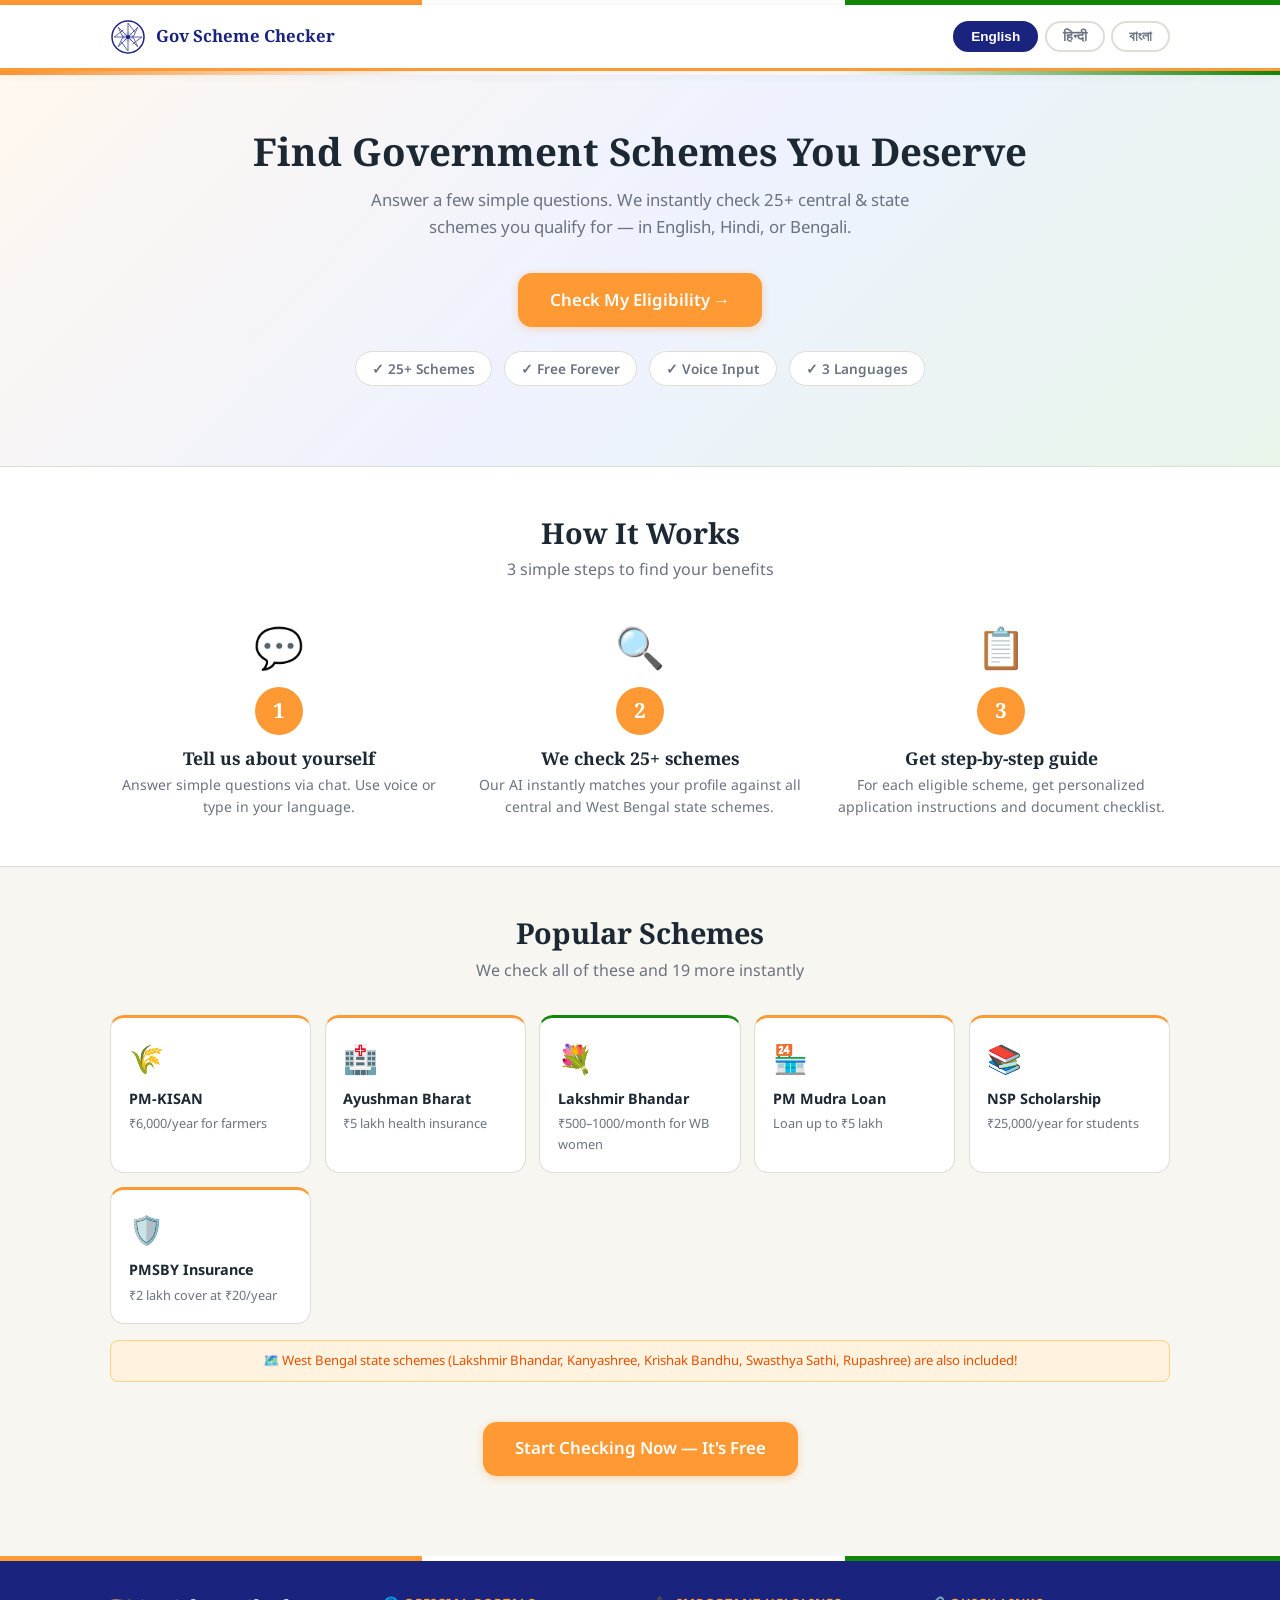
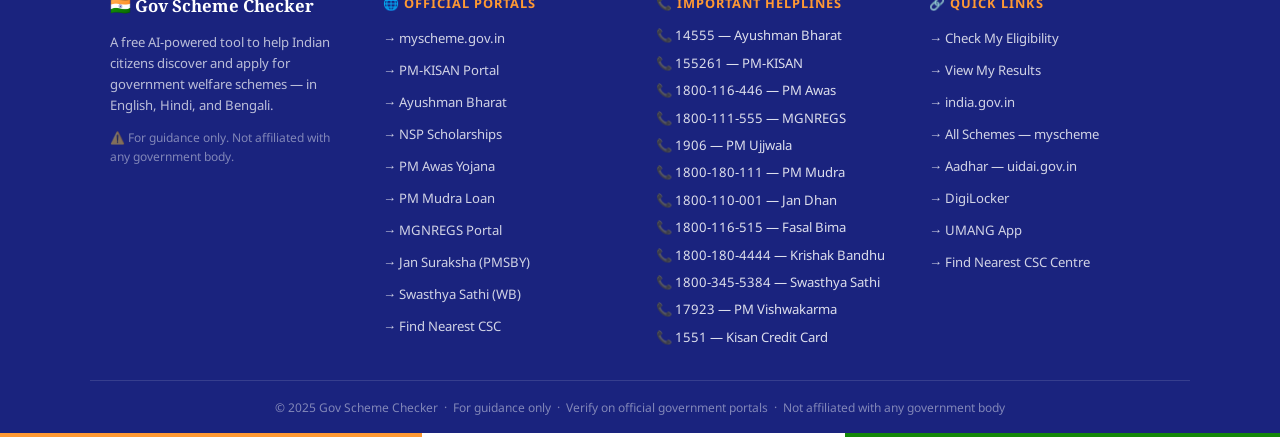
<file: frontend/index.html>
<!DOCTYPE html>
<html lang="en">
<head>
  <meta charset="UTF-8" />
  <meta name="viewport" content="width=device-width, initial-scale=1.0" />
  <title>Gov Scheme Checker — Find Schemes You Deserve</title>
  <link rel="stylesheet" href="style.css" />
  <link rel="preconnect" href="https://fonts.googleapis.com">
  <link rel="preconnect" href="https://fonts.gstatic.com" crossorigin>
  <link href="https://fonts.googleapis.com/css2?family=Noto+Serif:wght@400;600;700&family=Noto+Sans:wght@300;400;500;600;700&display=swap" rel="stylesheet">

  <style>
    .india-stripe { height: 5px; background: linear-gradient(90deg, #FF9933 33%, #fff 33% 66%, #138808 66%); }
    .stats-chips { display: flex; gap: 0.75rem; justify-content: center; flex-wrap: wrap; margin: 1.5rem 0; }
    .chip { padding: 0.35rem 1rem; background: var(--surface); border: 1.5px solid var(--border); border-radius: 99px; font-size: 0.85rem; font-weight: 600; color: var(--text-muted); }
    .section { padding: 3rem 0; }
    .section-title { text-align: center; margin-bottom: 2rem; }
    .section-title h2 { margin-bottom: 0.4rem; }
    .featured-grid { display: grid; grid-template-columns: repeat(auto-fill, minmax(170px, 1fr)); gap: 0.85rem; }
    .trust-box { background: var(--navy-light); border: 1px solid #C5CAE9; border-radius: var(--radius); padding: 1rem 1.25rem; text-align: center; font-size: 0.85rem; color: var(--navy); max-width: 650px; margin: 0 auto; }
    .how-section { background: var(--surface); padding: 3rem 0; border-top: 1px solid var(--border); border-bottom: 1px solid var(--border); }
    .step-icon { font-size: 2.5rem; margin-bottom: 0.5rem; }
    .state-notice { background: var(--saffron-light); border: 1px solid #FFD180; border-radius: var(--radius-sm); padding: 0.6rem 1rem; font-size: 0.82rem; color: var(--saffron-dark); text-align: center; margin: 1rem 0; }
  </style>
</head>
<body>

<div class="india-stripe"></div>

<!-- ── HEADER ─────────────────────────────────────────── -->
<header class="site-header">
  <div class="container header-inner">
    <div class="logo">
      <!-- Ashoka Wheel SVG -->
      <svg width="36" height="36" viewBox="0 0 36 36" fill="none" xmlns="http://www.w3.org/2000/svg">
        <circle cx="18" cy="18" r="16" stroke="#1A237E" stroke-width="1.5" fill="none"/>
        <circle cx="18" cy="18" r="5" fill="#1A237E" opacity="0.15"/>
        <circle cx="18" cy="18" r="2" fill="#1A237E"/>
        <g stroke="#1A237E" stroke-width="1" opacity="0.7">
          <line x1="18" y1="4" x2="18" y2="32"/>
          <line x1="4" y1="18" x2="32" y2="18"/>
          <line x1="8.1" y1="8.1" x2="27.9" y2="27.9"/>
          <line x1="27.9" y1="8.1" x2="8.1" y2="27.9"/>
          <line x1="18" y1="4" x2="25" y2="13.5"/>
          <line x1="32" y1="18" x2="22.5" y2="25"/>
          <line x1="18" y1="32" x2="11" y2="22.5"/>
          <line x1="4" y1="18" x2="13.5" y2="11"/>
          <line x1="8.1" y1="8.1" x2="13.5" y2="19.2"/>
          <line x1="27.9" y1="8.1" x2="22.5" y2="19.2"/>
          <line x1="27.9" y1="27.9" x2="22.5" y2="16.8"/>
          <line x1="8.1" y1="27.9" x2="13.5" y2="16.8"/>
        </g>
      </svg>
      <span data-en="Gov Scheme Checker" data-hi="सरकारी योजना जाँचकर्ता" data-bn="সরকারি প্রকল্প পরীক্ষক">Gov Scheme Checker</span>
    </div>
    <div class="lang-switcher">
      <button class="lang-btn active" data-lang="en" onclick="switchLang('en')">English</button>
      <button class="lang-btn" data-lang="hi" onclick="switchLang('hi')">हिन्दी</button>
      <button class="lang-btn" data-lang="bn" onclick="switchLang('bn')">বাংলা</button>
    </div>
  </div>
</header>

<!-- ── HERO ───────────────────────────────────────────── -->
<section class="hero">
  <div class="container">
    <h1 class="hero-title" data-en="Find Government Schemes You Deserve" data-hi="वो सरकारी योजनाएं खोजें जिनके आप हकदार हैं" data-bn="আপনার প্রাপ্য সরকারি প্রকল্পগুলি খুঁজুন">Find Government Schemes You Deserve</h1>
    <p class="hero-sub" data-en="Answer a few simple questions. We instantly check 25+ central & state schemes you qualify for — in English, Hindi, or Bengali." data-hi="कुछ सरल सवालों के जवाब दें। हम तुरंत जांच करते हैं कि आप 25+ केंद्रीय और राज्य योजनाओं के लिए पात्र हैं।" data-bn="কয়েকটি সহজ প্রশ্নের উত্তর দিন। আমরা তাৎক্ষণিকভাবে পরীক্ষা করি আপনি ২৫+ কেন্দ্রীয় ও রাজ্য প্রকল্পের জন্য যোগ্য কিনা।">Answer a few simple questions. We instantly check 25+ central &amp; state schemes you qualify for — in English, Hindi, or Bengali.</p>
    <a href="check.html" class="btn btn-primary btn-lg" id="start-btn">
      <span data-en="Check My Eligibility →" data-hi="पात्रता जांचें →" data-bn="যোগ্যতা পরীক্ষা করুন →">Check My Eligibility →</span>
    </a>
    <div class="stats-chips">
      <span class="chip" data-en="✓ 25+ Schemes" data-hi="✓ 25+ योजनाएं" data-bn="✓ ২৫+ প্রকল্প">✓ 25+ Schemes</span>
      <span class="chip" data-en="✓ Free Forever" data-hi="✓ पूरी तरह मुफ्त" data-bn="✓ সম্পূর্ণ বিনামূল্যে">✓ Free Forever</span>
      <span class="chip" data-en="✓ Voice Input" data-hi="✓ आवाज़ से बोलें" data-bn="✓ ভয়েস ইনপুট">✓ Voice Input</span>
      <span class="chip" data-en="✓ 3 Languages" data-hi="✓ 3 भाषाएं" data-bn="✓ ৩টি ভাষা">✓ 3 Languages</span>
    </div>
  </div>
</section>

<!-- ── HOW IT WORKS ────────────────────────────────────── -->
<section class="how-section">
  <div class="container">
    <div class="section-title">
      <h2 data-en="How It Works" data-hi="यह कैसे काम करता है" data-bn="এটি কীভাবে কাজ করে">How It Works</h2>
      <p class="text-muted" data-en="3 simple steps to find your benefits" data-hi="आपके लाभ खोजने के 3 सरल कदम" data-bn="আপনার সুবিধা খুঁজে পেতে ৩টি সহজ পদক্ষেপ">3 simple steps to find your benefits</p>
    </div>
    <div class="steps">
      <div class="step">
        <div class="step-icon">💬</div>
        <div class="step-number">1</div>
        <h3 style="margin:0.5rem 0 0.3rem" data-en="Tell us about yourself" data-hi="अपने बारे में बताएं" data-bn="নিজের সম্পর্কে বলুন">Tell us about yourself</h3>
        <p class="text-muted" style="font-size:0.875rem" data-en="Answer simple questions via chat. Use voice or type in your language." data-hi="चैट के माध्यम से सरल सवालों के जवाब दें। अपनी भाषा में बोलें या टाइप करें।" data-bn="চ্যাটের মাধ্যমে সহজ প্রশ্নের উত্তর দিন। আপনার ভাষায় বলুন বা টাইপ করুন।">Answer simple questions via chat. Use voice or type in your language.</p>
      </div>
      <div class="step">
        <div class="step-icon">🔍</div>
        <div class="step-number">2</div>
        <h3 style="margin:0.5rem 0 0.3rem" data-en="We check 25+ schemes" data-hi="हम 25+ योजनाएं जांचते हैं" data-bn="আমরা ২৫+ প্রকল্প পরীক্ষা করি">We check 25+ schemes</h3>
        <p class="text-muted" style="font-size:0.875rem" data-en="Our AI instantly matches your profile against all central and West Bengal state schemes." data-hi="हमारी AI तुरंत आपकी प्रोफ़ाइल को सभी केंद्रीय और पश्चिम बंगाल की योजनाओं से मिलाती है।" data-bn="আমাদের AI তাৎক্ষণিকভাবে আপনার প্রোফাইল সমস্ত কেন্দ্রীয় ও পশ্চিমবঙ্গ রাজ্য প্রকল্পের সাথে মেলায়।">Our AI instantly matches your profile against all central and West Bengal state schemes.</p>
      </div>
      <div class="step">
        <div class="step-icon">📋</div>
        <div class="step-number">3</div>
        <h3 style="margin:0.5rem 0 0.3rem" data-en="Get step-by-step guide" data-hi="चरण-दर-चरण गाइड पाएं" data-bn="ধাপে ধাপে গাইড পান">Get step-by-step guide</h3>
        <p class="text-muted" style="font-size:0.875rem" data-en="For each eligible scheme, get personalized application instructions and document checklist." data-hi="प्रत्येक पात्र योजना के लिए, व्यक्तिगत आवेदन निर्देश और दस्तावेज़ चेकलिस्ट प्राप्त करें।" data-bn="প্রতিটি যোগ্য প্রকল্পের জন্য, ব্যক্তিগতকৃত আবেদন নির্দেশনা এবং নথির চেকলিস্ট পান।">For each eligible scheme, get personalized application instructions and document checklist.</p>
      </div>
    </div>
  </div>
</section>

<!-- ── FEATURED SCHEMES ────────────────────────────────── -->
<section class="section">
  <div class="container">
    <div class="section-title">
      <h2 data-en="Popular Schemes" data-hi="लोकप्रिय योजनाएं" data-bn="জনপ্রিয় প্রকল্পসমূহ">Popular Schemes</h2>
      <p class="text-muted" data-en="We check all of these and 19 more instantly" data-hi="हम इन सभी और 19 और योजनाओं की तुरंत जांच करते हैं" data-bn="আমরা এগুলি সব এবং আরও ১৯টি তাৎক্ষণিকভাবে পরীক্ষা করি">We check all of these and 19 more instantly</p>
    </div>
    <div class="featured-grid">
      <div class="featured-scheme-card">
        <div class="featured-scheme-icon">🌾</div>
        <div class="featured-scheme-name">PM-KISAN</div>
        <div class="featured-scheme-benefit">₹6,000/year for farmers</div>
      </div>
      <div class="featured-scheme-card">
        <div class="featured-scheme-icon">🏥</div>
        <div class="featured-scheme-name">Ayushman Bharat</div>
        <div class="featured-scheme-benefit">₹5 lakh health insurance</div>
      </div>
      <div class="featured-scheme-card" style="border-top-color:var(--india-green)">
        <div class="featured-scheme-icon">💐</div>
        <div class="featured-scheme-name">Lakshmir Bhandar</div>
        <div class="featured-scheme-benefit">₹500–1000/month for WB women</div>
      </div>
      <div class="featured-scheme-card">
        <div class="featured-scheme-icon">🏪</div>
        <div class="featured-scheme-name">PM Mudra Loan</div>
        <div class="featured-scheme-benefit">Loan up to ₹5 lakh</div>
      </div>
      <div class="featured-scheme-card">
        <div class="featured-scheme-icon">📚</div>
        <div class="featured-scheme-name">NSP Scholarship</div>
        <div class="featured-scheme-benefit">₹25,000/year for students</div>
      </div>
      <div class="featured-scheme-card">
        <div class="featured-scheme-icon">🛡️</div>
        <div class="featured-scheme-name">PMSBY Insurance</div>
        <div class="featured-scheme-benefit">₹2 lakh cover at ₹20/year</div>
      </div>
    </div>
    <div class="state-notice" style="margin-top:1rem">
      🗺️ <span data-en="West Bengal state schemes (Lakshmir Bhandar, Kanyashree, Krishak Bandhu, Swasthya Sathi, Rupashree) are also included!" data-hi="पश्चिम बंगाल राज्य योजनाएं (लक्ष्मीर भंडार, कन्याश्री, कृषक बंधु, स्वास्थ्य साथी, रूपश्री) भी शामिल हैं!" data-bn="পশ্চিমবঙ্গ রাজ্য প্রকল্পগুলি (লক্ষ্মীর ভাণ্ডার, কন্যাশ্রী, কৃষক বন্ধু, স্বাস্থ্য সাথী, রূপশ্রী)ও অন্তর্ভুক্ত!">West Bengal state schemes (Lakshmir Bhandar, Kanyashree, Krishak Bandhu, Swasthya Sathi, Rupashree) are also included!</span>
    </div>

    <div style="text-align:center;margin-top:2.5rem">
      <a href="check.html" class="btn btn-primary btn-lg" id="start-btn2">
        <span data-en="Start Checking Now — It's Free" data-hi="अभी जांचना शुरू करें — यह मुफ्त है" data-bn="এখনই পরীক্ষা শুরু করুন — এটি বিনামূল্যে">Start Checking Now — It's Free</span>
      </a>
    </div>
  </div>
</section>



<!-- ── FOOTER ─────────────────────────────────────────── -->
<footer style="background:#1A237E;color:rgba(255,255,255,0.9);padding:0;margin-top:2rem">

  <!-- India stripe at top -->
  <div style="height:5px;background:linear-gradient(90deg,#FF9933 33%,#fff 33% 66%,#138808 66%)"></div>

  <!-- Main footer grid -->
  <div style="max-width:1100px;margin:0 auto;padding:2rem 1.25rem;display:grid;grid-template-columns:repeat(auto-fit,minmax(220px,1fr));gap:2rem">

    <!-- Column 1: About -->
    <div>
      <div style="font-family:'Noto Serif',serif;font-size:1.05rem;font-weight:700;margin-bottom:0.75rem;color:#fff">
        🇮🇳 Gov Scheme Checker
      </div>
      <p style="font-size:0.82rem;color:rgba(255,255,255,0.7);line-height:1.6;margin-bottom:0.75rem">
        A free AI-powered tool to help Indian citizens discover and apply for government welfare schemes — in English, Hindi, and Bengali.
      </p>
      <div style="font-size:0.75rem;color:rgba(255,255,255,0.45)">
        ⚠️ For guidance only. Not affiliated with any government body.
      </div>
    </div>

    <!-- Column 2: Official Portals — expanded -->
    <div>
      <div style="font-size:0.8rem;font-weight:700;text-transform:uppercase;letter-spacing:0.08em;color:#FF9933;margin-bottom:0.75rem">
        🌐 Official Portals
      </div>
      <ul style="list-style:none;display:flex;flex-direction:column;gap:0.4rem">
        <li><a href="https://www.myscheme.gov.in" target="_blank" style="color:rgba(255,255,255,0.8);font-size:0.82rem;text-decoration:none">→ myscheme.gov.in</a></li>
        <li><a href="https://pmkisan.gov.in" target="_blank" style="color:rgba(255,255,255,0.8);font-size:0.82rem;text-decoration:none">→ PM-KISAN Portal</a></li>
        <li><a href="https://pmjay.gov.in" target="_blank" style="color:rgba(255,255,255,0.8);font-size:0.82rem;text-decoration:none">→ Ayushman Bharat</a></li>
        <li><a href="https://scholarships.gov.in" target="_blank" style="color:rgba(255,255,255,0.8);font-size:0.82rem;text-decoration:none">→ NSP Scholarships</a></li>
        <li><a href="https://pmayg.nic.in" target="_blank" style="color:rgba(255,255,255,0.8);font-size:0.82rem;text-decoration:none">→ PM Awas Yojana</a></li>
        <li><a href="https://mudra.org.in" target="_blank" style="color:rgba(255,255,255,0.8);font-size:0.82rem;text-decoration:none">→ PM Mudra Loan</a></li>
        <li><a href="https://nrega.nic.in" target="_blank" style="color:rgba(255,255,255,0.8);font-size:0.82rem;text-decoration:none">→ MGNREGS Portal</a></li>
        <li><a href="https://jansuraksha.gov.in" target="_blank" style="color:rgba(255,255,255,0.8);font-size:0.82rem;text-decoration:none">→ Jan Suraksha (PMSBY)</a></li>
        <li><a href="https://swasthyasathi.gov.in" target="_blank" style="color:rgba(255,255,255,0.8);font-size:0.82rem;text-decoration:none">→ Swasthya Sathi (WB)</a></li>
        <li><a href="https://locator.csc.gov.in" target="_blank" style="color:rgba(255,255,255,0.8);font-size:0.82rem;text-decoration:none">→ Find Nearest CSC</a></li>
      </ul>
    </div>

    <!-- Column 3: Helplines — expanded -->
    <div>
      <div style="font-size:0.8rem;font-weight:700;text-transform:uppercase;letter-spacing:0.08em;color:#FF9933;margin-bottom:0.75rem">
        📞 Important Helplines
      </div>
      <ul style="list-style:none;display:flex;flex-direction:column;gap:0.4rem;font-size:0.82rem">
        <li><a href="tel:14555" style="color:rgba(255,255,255,0.85);text-decoration:none">📞 14555 — Ayushman Bharat</a></li>
        <li><a href="tel:155261" style="color:rgba(255,255,255,0.85);text-decoration:none">📞 155261 — PM-KISAN</a></li>
        <li><a href="tel:1800116446" style="color:rgba(255,255,255,0.85);text-decoration:none">📞 1800-116-446 — PM Awas</a></li>
        <li><a href="tel:1800111555" style="color:rgba(255,255,255,0.85);text-decoration:none">📞 1800-111-555 — MGNREGS</a></li>
        <li><a href="tel:1906" style="color:rgba(255,255,255,0.85);text-decoration:none">📞 1906 — PM Ujjwala</a></li>
        <li><a href="tel:1800180111" style="color:rgba(255,255,255,0.85);text-decoration:none">📞 1800-180-111 — PM Mudra</a></li>
        <li><a href="tel:1800110001" style="color:rgba(255,255,255,0.85);text-decoration:none">📞 1800-110-001 — Jan Dhan</a></li>
        <li><a href="tel:1800116515" style="color:rgba(255,255,255,0.85);text-decoration:none">📞 1800-116-515 — Fasal Bima</a></li>
        <li><a href="tel:18001804444" style="color:rgba(255,255,255,0.85);text-decoration:none">📞 1800-180-4444 — Krishak Bandhu</a></li>
        <li><a href="tel:18003455384" style="color:rgba(255,255,255,0.85);text-decoration:none">📞 1800-345-5384 — Swasthya Sathi</a></li>
        <li><a href="tel:17923" style="color:rgba(255,255,255,0.85);text-decoration:none">📞 17923 — PM Vishwakarma</a></li>
        <li><a href="tel:1551" style="color:rgba(255,255,255,0.85);text-decoration:none">📞 1551 — Kisan Credit Card</a></li>
      </ul>
    </div>

    <!-- Column 4: Quick Links — API Health Check removed -->
    <div>
      <div style="font-size:0.8rem;font-weight:700;text-transform:uppercase;letter-spacing:0.08em;color:#FF9933;margin-bottom:0.75rem">
        🔗 Quick Links
      </div>
      <ul style="list-style:none;display:flex;flex-direction:column;gap:0.4rem">
        <li><a href="check.html" style="color:rgba(255,255,255,0.8);font-size:0.82rem;text-decoration:none">→ Check My Eligibility</a></li>
        <li><a href="results.html" style="color:rgba(255,255,255,0.8);font-size:0.82rem;text-decoration:none">→ View My Results</a></li>
        <li><a href="https://www.india.gov.in" target="_blank" style="color:rgba(255,255,255,0.8);font-size:0.82rem;text-decoration:none">→ india.gov.in</a></li>
        <li><a href="https://www.myscheme.gov.in" target="_blank" style="color:rgba(255,255,255,0.8);font-size:0.82rem;text-decoration:none">→ All Schemes — myscheme</a></li>
        <li><a href="https://uidai.gov.in" target="_blank" style="color:rgba(255,255,255,0.8);font-size:0.82rem;text-decoration:none">→ Aadhar — uidai.gov.in</a></li>
        <li><a href="https://www.digilocker.gov.in" target="_blank" style="color:rgba(255,255,255,0.8);font-size:0.82rem;text-decoration:none">→ DigiLocker</a></li>
        <li><a href="https://umang.gov.in" target="_blank" style="color:rgba(255,255,255,0.8);font-size:0.82rem;text-decoration:none">→ UMANG App</a></li>
        <li><a href="https://locator.csc.gov.in" target="_blank" style="color:rgba(255,255,255,0.8);font-size:0.82rem;text-decoration:none">→ Find Nearest CSC Centre</a></li>
      </ul>
    </div>

  </div>

  <!-- Bottom bar — removed "Powered by" line, removed "IN" -->
  <div style="border-top:1px solid rgba(255,255,255,0.12);padding:0.85rem 1.25rem;text-align:center;max-width:1100px;margin:0 auto">
    <span style="font-size:0.75rem;color:rgba(255,255,255,0.45)">
      © 2025 Gov Scheme Checker &nbsp;·&nbsp; For guidance only &nbsp;·&nbsp; Verify on official government portals &nbsp;·&nbsp; Not affiliated with any government body
    </span>
  </div>

  <!-- India stripe at bottom -->
  <div style="height:4px;background:linear-gradient(90deg,#FF9933 33%,#fff 33% 66%,#138808 66%)"></div>

</footer>

<div id="toast-container"></div>

<script>
// ── Language Switcher ────────────────────────────────────
const LANGS = ['en', 'hi', 'bn'];

function switchLang(lang) {
  localStorage.setItem('lang', lang);
  // Update all data-{lang} elements
  document.querySelectorAll('[data-en]').forEach(el => {
    if (el.dataset[lang]) el.textContent = el.dataset[lang];
  });
  // Update button states
  document.querySelectorAll('.lang-btn').forEach(btn => {
    btn.classList.toggle('active', btn.dataset.lang === lang);
  });
  // Update html lang
  document.documentElement.lang = lang;
}

// Init on load
document.addEventListener('DOMContentLoaded', () => {
  const lang = localStorage.getItem('lang') || 'en';
  switchLang(lang);

  // Append lang param to CTA buttons
  document.querySelectorAll('[href="check.html"]').forEach(a => {
    a.href = `check.html?lang=${lang}`;
  });
});

// Toast helper (available globally)
function showToast(msg, type = '') {
  const el = document.createElement('div');
  el.className = `toast ${type}`;
  el.textContent = msg;
  document.getElementById('toast-container').appendChild(el);
  setTimeout(() => el.remove(), 3500);
}
</script>
</body>
</html>
</file>
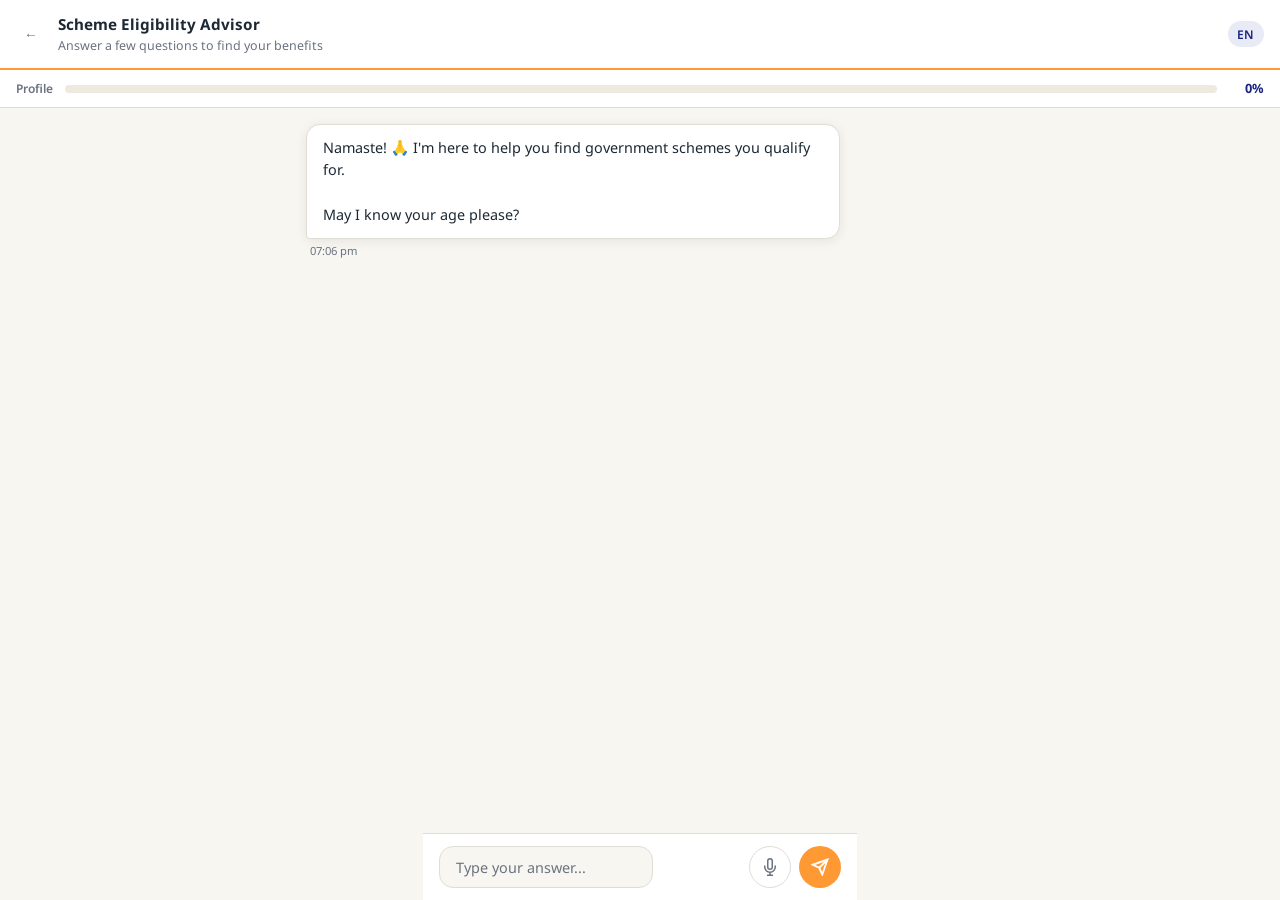
<file: frontend/check.html>
<!DOCTYPE html>
<html lang="en">
<head>
  <meta charset="UTF-8" />
  <meta name="viewport" content="width=device-width, initial-scale=1.0" />
  <title>Check Eligibility — Gov Scheme Checker</title>
  <link rel="stylesheet" href="style.css" />
  <link rel="preconnect" href="https://fonts.googleapis.com">
  <link rel="preconnect" href="https://fonts.gstatic.com" crossorigin>
  <link href="https://fonts.googleapis.com/css2?family=Noto+Serif:wght@400;600;700&family=Noto+Sans:wght@300;400;500;600;700&display=swap" rel="stylesheet">

  <style>
    body { overflow: hidden; height: 100vh; height: 100dvh; }
    .profile-bar {
      background: var(--surface);
      border-bottom: 1px solid var(--border);
      padding: 0.5rem 1rem;
      display: flex;
      align-items: center;
      gap: 0.75rem;
      flex-shrink: 0;
    }
    .profile-bar-label { font-size: 0.75rem; font-weight: 600; color: var(--text-muted); white-space: nowrap; }
    .profile-bar .progress-wrap { flex: 1; }
    .profile-pct { font-size: 0.8rem; font-weight: 700; color: var(--navy); white-space: nowrap; min-width: 35px; text-align: right; }
    .view-results-wrap {
      padding: 0.75rem 1rem;
      background: var(--india-green-light);
      border-top: 1px solid #A5D6A7;
      flex-shrink: 0;
      display: none;
    }
    .view-results-wrap.show { display: block; }
    .voice-status {
      font-size: 0.78rem;
      color: var(--text-muted);
      padding: 0 0.5rem;
      min-width: 80px;
    }
    .voice-status.active { color: #F44336; font-weight: 600; }
    .lang-indicator {
      padding: 0.2rem 0.6rem;
      background: var(--navy-light);
      color: var(--navy);
      border-radius: 99px;
      font-size: 0.75rem;
      font-weight: 600;
    }
    @media (min-width: 768px) {
      .chat-messages { max-width: 700px; margin: 0 auto; width: 100%; }
      .chat-input-bar { max-width: 700px; margin: 0 auto; }
    }
  </style>
</head>
<body>
<div class="chat-layout page-fade">

  <!-- Header -->
  <div class="chat-header">
    <a href="index.html" class="btn btn-ghost btn-sm" style="padding:0.3rem 0.5rem">←</a>
    <div class="chat-header-info">
      <div class="chat-header-title" data-en="Scheme Eligibility Advisor" data-hi="योजना पात्रता सलाहकार" data-bn="প্রকল্প যোগ্যতা উপদেষ্টা">Scheme Eligibility Advisor</div>
      <div class="chat-header-sub" data-en="Answer a few questions to find your benefits" data-hi="अपने लाभ खोजने के लिए कुछ सवालों के जवाब दें" data-bn="আপনার সুবিধা খুঁজে পেতে কয়েকটি প্রশ্নের উত্তর দিন">Answer a few questions to find your benefits</div>
    </div>
    <span class="lang-indicator" id="lang-badge">EN</span>
  </div>

  <!-- Profile Progress Bar -->
  <div class="profile-bar">
    <span class="profile-bar-label" data-en="Profile" data-hi="प्रोफ़ाइल" data-bn="প্রোফাইল">Profile</span>
    <div class="progress-wrap">
      <div class="progress-bar" id="profile-bar" style="width:0%"></div>
    </div>
    <span class="profile-pct" id="profile-pct">0%</span>
  </div>

  <!-- Chat Messages -->
  <div class="chat-messages" id="chat-messages"></div>

  <!-- View Results Banner -->
  <div class="view-results-wrap" id="results-banner">
    <button class="btn btn-success btn-block" onclick="goToResults()">
      🎉 <span data-en="View Your Eligible Schemes →" data-hi="अपनी पात्र योजनाएं देखें →" data-bn="আপনার যোগ্য প্রকল্পগুলি দেখুন →">View Your Eligible Schemes →</span>
    </button>
  </div>

  <!-- Input Bar -->
  <div class="chat-input-bar">
    <textarea
      class="chat-input"
      id="chat-input"
      rows="1"
      placeholder="Type your answer..."
      onkeydown="handleKeyDown(event)"
      oninput="autoResize(this)"
    ></textarea>
    <div class="voice-status" id="voice-status"></div>
    <button class="mic-btn" id="mic-btn" onclick="toggleVoice()" title="Voice input">
      <svg width="18" height="18" fill="none" viewBox="0 0 24 24" stroke="currentColor" stroke-width="2">
        <path d="M12 1a3 3 0 0 0-3 3v8a3 3 0 0 0 6 0V4a3 3 0 0 0-3-3z"/>
        <path d="M19 10v2a7 7 0 0 1-14 0v-2"/>
        <line x1="12" y1="19" x2="12" y2="23"/>
        <line x1="8" y1="23" x2="16" y2="23"/>
      </svg>
    </button>
    <button class="send-btn" id="send-btn" onclick="sendMessage()">
      <svg width="18" height="18" fill="none" viewBox="0 0 24 24" stroke="currentColor" stroke-width="2.5">
        <line x1="22" y1="2" x2="11" y2="13"/>
        <polygon points="22 2 15 22 11 13 2 9 22 2"/>
      </svg>
    </button>
  </div>

</div>

<div id="toast-container"></div>

<script>
// ── State ─────────────────────────────────────────────────
const API = 'https://gov-scheme-checker-1.onrender.com';
let sessionId = null;
let currentLang = 'en';
let currentProfile = {};
let profilePct = 0;
let recognition = null;
let isRecording = false;
let isWaiting = false;

const WELCOME = {
  en: "Namaste! 🙏 I'm here to help you find government schemes you qualify for.\n\nMay I know your age please?",
  hi: "नमस्ते! 🙏 मैं यहाँ आपकी मदद के लिए हूँ — आपको किन सरकारी योजनाओं का लाभ मिल सकता है।\n\nकृपया अपनी उम्र बताएं?",
  bn: "নমস্কার! 🙏 আমি এখানে আপনাকে সরকারি প্রকল্পগুলি খুঁজে পেতে সাহায্য করতে এসেছি।\n\nআপনার বয়স কত?",
};

const PLACEHOLDERS = {
  en: "Type your answer...",
  hi: "अपना जवाब टाइप करें...",
  bn: "আপনার উত্তর টাইপ করুন...",
};

const LANG_LABELS = { en: 'EN', hi: 'हि', bn: 'বা' };
const SPEECH_LANG = { en: 'en-IN', hi: 'hi-IN', bn: 'bn-IN' };

// ── Init ──────────────────────────────────────────────────
document.addEventListener('DOMContentLoaded', () => {
  // Load language
  const params = new URLSearchParams(window.location.search);
  currentLang = params.get('lang') || localStorage.getItem('lang') || 'en';
  localStorage.setItem('lang', currentLang);

  // Update UI for language
  document.getElementById('lang-badge').textContent = LANG_LABELS[currentLang] || 'EN';
  document.getElementById('chat-input').placeholder = PLACEHOLDERS[currentLang] || PLACEHOLDERS.en;
  document.querySelectorAll('[data-en]').forEach(el => {
    if (el.dataset[currentLang]) el.textContent = el.dataset[currentLang];
  });

  // Generate session ID
  sessionId = 'sess_' + Math.random().toString(36).slice(2) + Date.now().toString(36);

  // Show welcome message (no API call needed)
  setTimeout(() => addBubble('agent', WELCOME[currentLang] || WELCOME.en), 400);

  // Init voice
  initVoice();
});

// ── Bubble Helpers ────────────────────────────────────────
function renderMarkdown(text) {
  // Convert **bold** → <strong>, then escape remaining HTML, preserve newlines
  return text
    .replace(/&/g, '&amp;').replace(/</g, '&lt;').replace(/>/g, '&gt;')
    .replace(/\*\*(.+?)\*\*/g, '<strong>$1</strong>')
    .replace(/\n/g, '<br>');
}

function addBubble(role, text) {
  const wrap = document.createElement('div');
  wrap.className = `bubble-wrap ${role}`;

  const bubble = document.createElement('div');
  bubble.className = `bubble ${role}`;
  // Use innerHTML so **bold** renders properly instead of showing asterisks
  bubble.innerHTML = renderMarkdown(text);

  const time = document.createElement('div');
  time.className = 'bubble-time';
  time.textContent = new Date().toLocaleTimeString('en-IN', { hour: '2-digit', minute: '2-digit' });

  wrap.appendChild(bubble);
  wrap.appendChild(time);

  const container = document.getElementById('chat-messages');
  container.appendChild(wrap);
  container.scrollTop = container.scrollHeight;
}

function showTyping() {
  const wrap = document.createElement('div');
  wrap.id = 'typing';
  wrap.className = 'bubble-wrap agent';

  const ind = document.createElement('div');
  ind.className = 'typing-indicator';
  for (let i = 0; i < 3; i++) {
    const dot = document.createElement('div');
    dot.className = 'typing-dot';
    ind.appendChild(dot);
  }
  wrap.appendChild(ind);
  document.getElementById('chat-messages').appendChild(wrap);
  document.getElementById('chat-messages').scrollTop = 9999;
}

function removeTyping() {
  document.getElementById('typing')?.remove();
}

// ── Send Message ──────────────────────────────────────────
async function sendMessage() {
  if (isWaiting) return;
  const input = document.getElementById('chat-input');
  const msg = input.value.trim();
  if (!msg) return;

  input.value = '';
  autoResize(input);
  addBubble('user', msg);
  setWaiting(true);
  showTyping();

  try {
    const res = await fetch(`${API}/api/chat`, {
      method: 'POST',
      headers: { 'Content-Type': 'application/json' },
      body: JSON.stringify({
        message: msg,
        session_id: sessionId,
        language: currentLang,
      }),
    });

    if (!res.ok) throw new Error(`HTTP ${res.status}`);
    const data = await res.json();

    removeTyping();
    addBubble('agent', data.reply);

    // Update session
    if (data.session_id) sessionId = data.session_id;
    if (data.profile) currentProfile = data.profile;
    profilePct = data.profile_complete || 0;

    // Update progress bar
    document.getElementById('profile-bar').style.width = profilePct + '%';
    document.getElementById('profile-pct').textContent = profilePct + '%';

    // Show results button when ready
    if (profilePct >= 70) {
      document.getElementById('results-banner').classList.add('show');
    }

  } catch (err) {
    removeTyping();
    console.error(err);
    addBubble('agent', '⚠️ Connection error. Please check that the backend is running on port 8000.');
  } finally {
    setWaiting(false);
  }
}

function setWaiting(state) {
  isWaiting = state;
  document.getElementById('send-btn').disabled = state;
  document.getElementById('chat-input').disabled = state;
}

function handleKeyDown(e) {
  if (e.key === 'Enter' && !e.shiftKey) {
    e.preventDefault();
    sendMessage();
  }
}

function autoResize(el) {
  el.style.height = 'auto';
  el.style.height = Math.min(el.scrollHeight, 120) + 'px';
}

// ── Go to Results ─────────────────────────────────────────
async function goToResults() {
  if (!currentProfile || Object.keys(currentProfile).length === 0) {
    showToast('Please answer a few more questions first.', 'error');
    return;
  }

  try {
    const res = await fetch(`${API}/api/check-eligibility`, {
      method: 'POST',
      headers: { 'Content-Type': 'application/json' },
      body: JSON.stringify({ profile: currentProfile }),
    });
    const data = await res.json();
    sessionStorage.setItem('eligibility_results', JSON.stringify(data));
    sessionStorage.setItem('user_profile', JSON.stringify(currentProfile));
    sessionStorage.setItem('lang', currentLang);
    window.location.href = `results.html?lang=${currentLang}`;
  } catch (err) {
    console.error(err);
    showToast('Error fetching results. Please try again.', 'error');
  }
}

// ── Voice Input ───────────────────────────────────────────
function initVoice() {
  const SpeechRecognition = window.SpeechRecognition || window.webkitSpeechRecognition;
  if (!SpeechRecognition) {
    document.getElementById('mic-btn').title = 'Voice not supported in this browser';
    document.getElementById('mic-btn').style.opacity = '0.4';
    return;
  }
  recognition = new SpeechRecognition();
  recognition.continuous = false;
  recognition.interimResults = true;
  recognition.lang = SPEECH_LANG[currentLang] || 'en-IN';

  recognition.onresult = (e) => {
    const transcript = Array.from(e.results).map(r => r[0].transcript).join('');
    document.getElementById('chat-input').value = transcript;
    autoResize(document.getElementById('chat-input'));
    document.getElementById('voice-status').textContent = '🎤 ' + transcript.slice(0, 20) + '...';
  };

  recognition.onend = () => {
    isRecording = false;
    document.getElementById('mic-btn').classList.remove('recording');
    document.getElementById('voice-status').className = 'voice-status';
    document.getElementById('voice-status').textContent = '';
    // Auto-submit if there's text
    const val = document.getElementById('chat-input').value.trim();
    if (val) setTimeout(sendMessage, 500);
  };

  recognition.onerror = () => {
    isRecording = false;
    document.getElementById('mic-btn').classList.remove('recording');
    document.getElementById('voice-status').textContent = '';
  };
}

function toggleVoice() {
  if (!recognition) {
    showToast('Voice input not supported in this browser. Use Chrome.', 'error');
    return;
  }
  if (isRecording) {
    recognition.stop();
  } else {
    recognition.lang = SPEECH_LANG[currentLang] || 'en-IN';
    recognition.start();
    isRecording = true;
    document.getElementById('mic-btn').classList.add('recording');
    document.getElementById('voice-status').className = 'voice-status active';
    document.getElementById('voice-status').textContent = '🎤 Listening...';
  }
}

// ── Toast ─────────────────────────────────────────────────
function showToast(msg, type = '') {
  const el = document.createElement('div');
  el.className = `toast ${type}`;
  el.textContent = msg;
  document.getElementById('toast-container').appendChild(el);
  setTimeout(() => el.remove(), 3500);
}
</script>
</body>
</html>
</file>
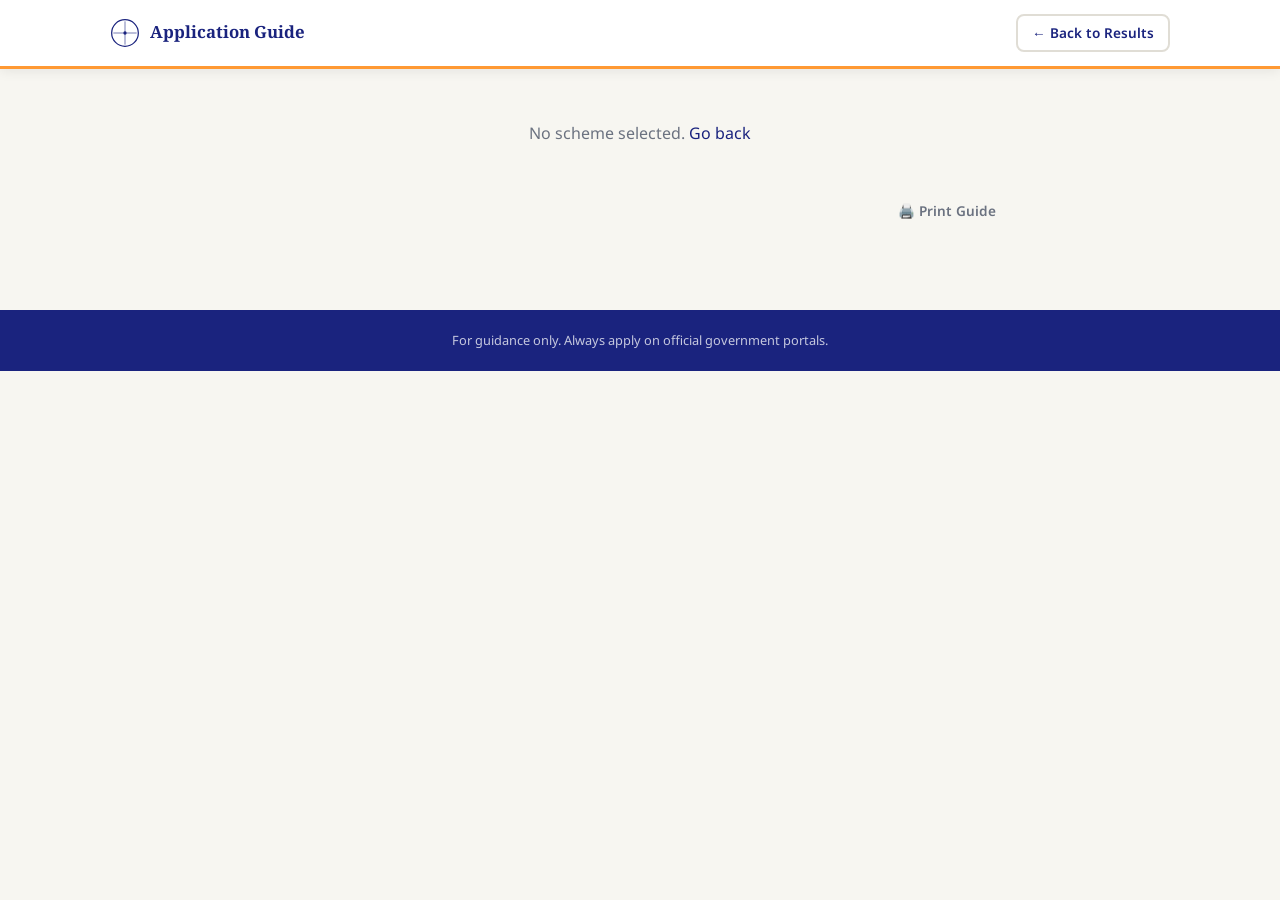
<file: frontend/guide.html>
<!DOCTYPE html>
<html lang="en">
<head>
  <meta charset="UTF-8" />
  <meta name="viewport" content="width=device-width, initial-scale=1.0" />
  <title>Application Guide — Gov Scheme Checker</title>
  <link rel="stylesheet" href="style.css" />
  <link rel="preconnect" href="https://fonts.googleapis.com">
  <link rel="preconnect" href="https://fonts.gstatic.com" crossorigin>
  <link href="https://fonts.googleapis.com/css2?family=Noto+Serif:wght@400;600;700&family=Noto+Sans:wght@300;400;500;600;700&display=swap" rel="stylesheet">

  <style>
    .page-wrap { max-width: 780px; margin: 0 auto; padding: 1.25rem; }
    .guide-hero {
      background: linear-gradient(135deg, var(--india-green-light), #E8EAF6);
      border-radius: var(--radius);
      padding: 1.5rem;
      margin-bottom: 1.25rem;
      border-left: 5px solid var(--india-green);
    }
    .guide-ministry { font-size: 0.8rem; color: var(--text-muted); margin-bottom: 0.3rem; }
    .guide-title { font-size: 1.3rem; font-weight: 700; margin-bottom: 0.5rem; }
    .guide-benefit { font-size: 1rem; font-weight: 600; color: var(--india-green-dark); }
    .guide-content {
      background: var(--surface);
      border-radius: var(--radius);
      padding: 1.25rem;
      border: 1px solid var(--border);
      white-space: pre-wrap;
      font-size: 0.9rem;
      line-height: 1.7;
      margin-bottom: 1.25rem;
    }
    .guide-loading { text-align: center; padding: 2rem; }
    .quick-links { display: flex; gap: 0.5rem; flex-wrap: wrap; margin-bottom: 1.25rem; }
    .section-heading {
      font-weight: 700;
      font-size: 0.9rem;
      color: var(--navy);
      margin-bottom: 0.75rem;
      padding-bottom: 0.4rem;
      border-bottom: 2px solid var(--border);
    }
    .ask-box { margin-top: 1.25rem; }
    .ask-box textarea {
      width: 100%;
      padding: 0.75rem 1rem;
      border: 1.5px solid var(--border);
      border-radius: var(--radius-sm);
      font-family: 'Noto Sans', sans-serif;
      font-size: 0.875rem;
      resize: vertical;
      min-height: 70px;
      outline: none;
      transition: border-color 0.2s;
    }
    .ask-box textarea:focus { border-color: var(--saffron); }
    .ask-answer {
      margin-top: 0.75rem;
      padding: 0.85rem 1rem;
      background: var(--bg);
      border-radius: var(--radius-sm);
      font-size: 0.875rem;
      display: none;
    }
    @media print {
      .site-header, .quick-links, .ask-box, .back-btn { display: none !important; }
      .guide-content { border: none; padding: 0; }
    }
  </style>
</head>
<body class="page-fade">

<header class="site-header">
  <div class="container header-inner">
    <div class="logo">
      <svg width="30" height="30" viewBox="0 0 36 36" fill="none">
        <circle cx="18" cy="18" r="16" stroke="#1A237E" stroke-width="1.5" fill="none"/>
        <circle cx="18" cy="18" r="2" fill="#1A237E"/>
        <g stroke="#1A237E" stroke-width="1" opacity="0.7">
          <line x1="18" y1="4" x2="18" y2="32"/><line x1="4" y1="18" x2="32" y2="18"/>
        </g>
      </svg>
      <span>Application Guide</span>
    </div>
    <a href="results.html" class="btn btn-outline btn-sm back-btn">← Back to Results</a>
  </div>
</header>

<div class="page-wrap">
  <!-- Scheme Hero -->
  <div class="guide-hero" id="guide-hero" style="display:none">
    <div class="guide-ministry" id="guide-ministry"></div>
    <div class="guide-title" id="guide-title">Loading...</div>
    <div class="guide-benefit" id="guide-benefit"></div>
  </div>

  <!-- Loading -->
  <div class="guide-loading" id="guide-loading">
    <div class="spinner"></div>
    <p class="text-muted">Generating your personalized guide...</p>
    <p class="text-muted" style="font-size:0.8rem;margin-top:0.3rem">This may take a few seconds</p>
  </div>

  <!-- Quick Links -->
  <div class="quick-links" id="quick-links" style="display:none"></div>

  <!-- Guide Content (accordion style) -->
  <div id="guide-sections"></div>

  <!-- Documents Checklist -->
  <div id="checklist-section" style="display:none;margin-bottom:1.25rem">
    <div class="section-heading">📄 Documents Checklist</div>
    <ul class="checklist" id="doc-checklist"></ul>
  </div>

  <!-- Helpline -->
  <div id="helpline-section" style="display:none;margin-bottom:1.25rem">
    <div class="helpline-card">
      <div>
        <div style="font-size:0.75rem;font-weight:600;color:var(--text-muted);text-transform:uppercase">📞 Helpline</div>
        <div class="helpline-number" id="helpline-number"></div>
      </div>
      <a id="helpline-link" href="#" class="btn btn-success btn-sm">Call Now</a>
    </div>
  </div>

  <!-- Ask a Question -->
  <div class="card ask-box" id="ask-section" style="display:none">
    <div class="section-heading">❓ Ask About This Scheme</div>
    <textarea id="ask-input" placeholder="e.g., What if I don't have land records?"></textarea>
    <button class="btn btn-primary" style="margin-top:0.5rem" onclick="askQuestion()">Ask →</button>
    <div class="ask-answer" id="ask-answer"></div>
  </div>

  <!-- Print -->
  <div style="text-align:right;margin-top:1rem;margin-bottom:2rem">
    <button class="btn btn-ghost btn-sm" onclick="window.print()">🖨️ Print Guide</button>
  </div>
</div>

<footer class="site-footer">
  For guidance only. Always apply on official government portals.
</footer>

<div id="toast-container"></div>

<script>
const API = 'https://gov-scheme-checker-1.onrender.com';
let schemeData = null;
let schemeId = null;
let currentLang = 'en';
let sessionId = null;

document.addEventListener('DOMContentLoaded', async () => {
  const params = new URLSearchParams(window.location.search);
  schemeId = params.get('id');
  currentLang = params.get('lang') || localStorage.getItem('lang') || 'en';
  sessionId = sessionStorage.getItem('session_id') || '';

  if (!schemeId) {
    document.getElementById('guide-loading').innerHTML = '<p class="text-muted">No scheme selected. <a href="results.html">Go back</a></p>';
    return;
  }

  await loadGuide();
});

async function loadGuide() {
  try {
    const url = `${API}/api/scheme/${schemeId}?language=${currentLang}${sessionId ? '&session_id=' + sessionId : ''}`;
    const res = await fetch(url);
    if (!res.ok) throw new Error(`HTTP ${res.status}`);
    const data = await res.json();
    schemeData = data.scheme;
    const guide = data.guide;

    // Hide loading
    document.getElementById('guide-loading').style.display = 'none';

    // Render hero
    document.getElementById('guide-hero').style.display = 'block';
    document.getElementById('guide-ministry').textContent = schemeData.ministry || '';
    document.getElementById('guide-title').textContent = schemeData.name_en || '';
    document.getElementById('guide-benefit').textContent = '💰 ' + (schemeData.benefit_summary || '');

    // Render quick links
    renderQuickLinks(schemeData);

    // Render guide as accordion
    renderGuide(guide);

    // Render documents checklist
    renderChecklist(schemeData.documents || []);

    // Helpline
    if (schemeData.helpline) {
      document.getElementById('helpline-section').style.display = 'block';
      document.getElementById('helpline-number').textContent = schemeData.helpline;
      document.getElementById('helpline-link').href = 'tel:' + schemeData.helpline;
    }

    // Show ask section
    document.getElementById('ask-section').style.display = 'block';

  } catch (err) {
    console.error(err);
    document.getElementById('guide-loading').innerHTML = `
      <p class="text-muted">⚠️ Could not load guide. Make sure the backend is running.</p>
      <a href="results.html" class="btn btn-outline" style="margin-top:1rem">← Back</a>
    `;
  }
}

function renderQuickLinks(scheme) {
  const links = document.getElementById('quick-links');
  const items = [];
  if (scheme.apply_url) items.push(`<a href="${scheme.apply_url}" target="_blank" rel="noopener" class="btn btn-success">🌐 Apply Online →</a>`);
  items.push(`<a href="https://locator.csc.gov.in" target="_blank" rel="noopener" class="btn btn-outline">📍 Find Nearest CSC</a>`);
  if (scheme.helpline) items.push(`<a href="tel:${scheme.helpline}" class="btn btn-outline">📞 Call Helpline</a>`);
  links.innerHTML = items.join('');
  links.style.display = 'flex';
}

function renderGuide(guideText) {
  if (!guideText) return;
  const container = document.getElementById('guide-sections');

  // If guide is text, show in a readable card
  container.innerHTML = `
    <div class="section-heading">📋 How to Apply — Step by Step</div>
    <div class="guide-content">${escapeHtml(guideText)}</div>
  `;
}

function renderChecklist(docs) {
  if (!docs || docs.length === 0) return;
  const listKey = 'checklist_' + schemeId;
  const saved = JSON.parse(localStorage.getItem(listKey) || '{}');
  const list = document.getElementById('doc-checklist');
  list.innerHTML = docs.map((doc, i) => {
    const checked = saved[i] || false;
    return `<li class="checklist-item ${checked ? 'checked' : ''}" onclick="toggleCheck(this, ${i}, '${listKey}')">
      <input type="checkbox" ${checked ? 'checked' : ''} />
      <span>${doc}</span>
    </li>`;
  }).join('');
  document.getElementById('checklist-section').style.display = 'block';
}

function toggleCheck(el, idx, key) {
  el.classList.toggle('checked');
  const cb = el.querySelector('input');
  cb.checked = !cb.checked;
  const saved = JSON.parse(localStorage.getItem(key) || '{}');
  saved[idx] = cb.checked;
  localStorage.setItem(key, JSON.stringify(saved));
}

async function askQuestion() {
  const input = document.getElementById('ask-input');
  const q = input.value.trim();
  if (!q) return;

  const ansEl = document.getElementById('ask-answer');
  ansEl.style.display = 'block';
  ansEl.textContent = '⏳ Thinking...';

  try {
    const res = await fetch(`${API}/api/chat`, {
      method: 'POST',
      headers: { 'Content-Type': 'application/json' },
      body: JSON.stringify({
        message: `About the scheme "${schemeData?.name_en || schemeId}": ${q}`,
        session_id: sessionId || undefined,
        language: currentLang,
      }),
    });
    const data = await res.json();
    ansEl.textContent = data.reply || 'No answer available.';
  } catch (err) {
    ansEl.textContent = '⚠️ Could not get answer. Please try again.';
  }
}

function escapeHtml(str) {
  return str.replace(/&/g, '&amp;').replace(/</g, '&lt;').replace(/>/g, '&gt;');
}

function showToast(msg, type = '') {
  const el = document.createElement('div');
  el.className = `toast ${type}`;
  el.textContent = msg;
  document.getElementById('toast-container').appendChild(el);
  setTimeout(() => el.remove(), 3500);
}
</script>
</body>
</html>
</file>
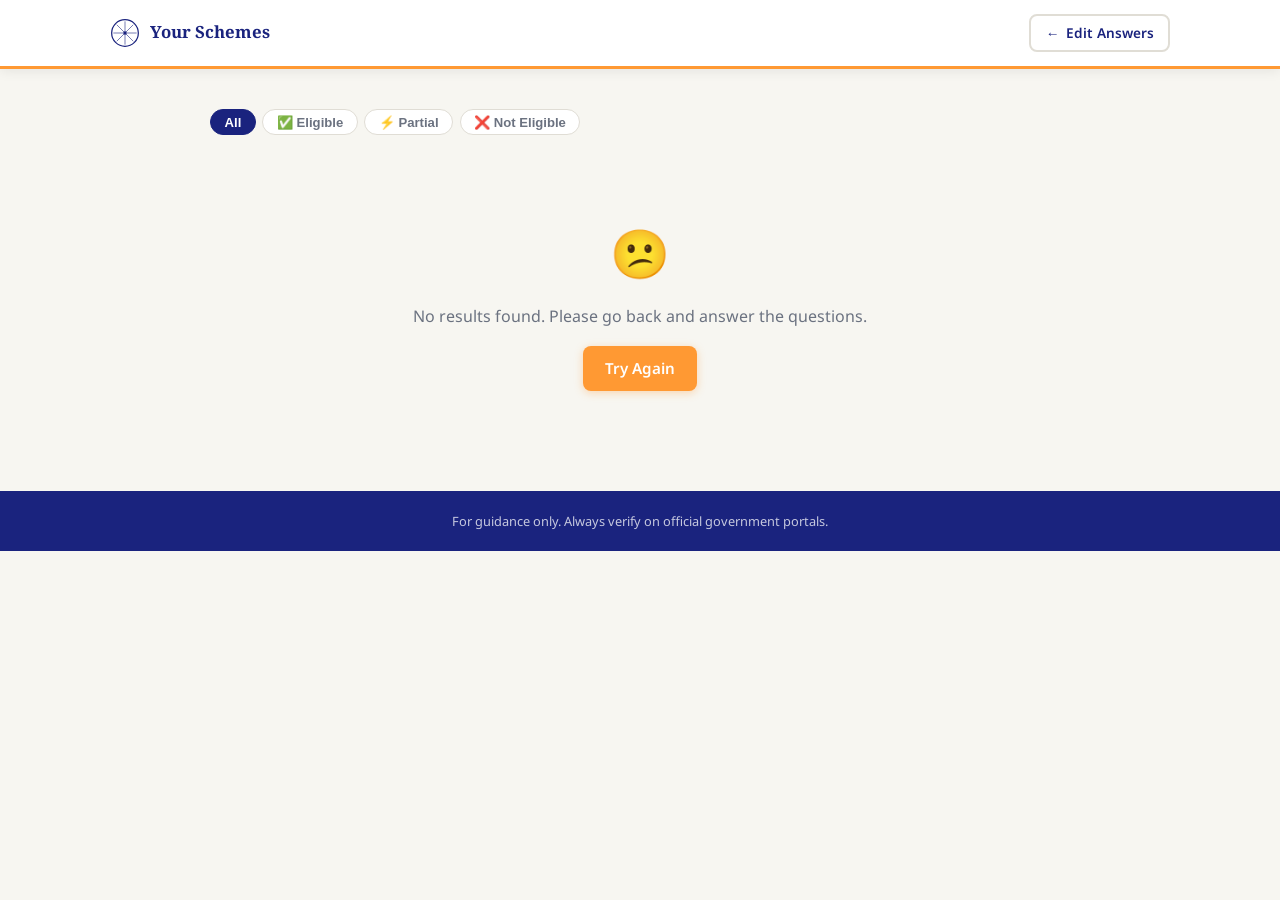
<file: frontend/results.html>
<!DOCTYPE html>
<html lang="en">
<head>
  <meta charset="UTF-8" />
  <meta name="viewport" content="width=device-width, initial-scale=1.0" />
  <title>Your Eligible Schemes — Gov Scheme Checker</title>
  <link rel="stylesheet" href="style.css" />
  <link rel="preconnect" href="https://fonts.googleapis.com">
  <link rel="preconnect" href="https://fonts.gstatic.com" crossorigin>
  <link href="https://fonts.googleapis.com/css2?family=Noto+Serif:wght@400;600;700&family=Noto+Sans:wght@300;400;500;600;700&display=swap" rel="stylesheet">

  <style>
    .page-wrap { max-width: 900px; margin: 0 auto; padding: 1.25rem; }
    .results-header {
      display: flex; align-items: center; gap: 0.75rem;
      margin-bottom: 1.25rem;
      padding-bottom: 0.75rem;
      border-bottom: 1px solid var(--border);
    }
    .results-title { font-size: 1.3rem; font-weight: 700; }
    .empty-state { text-align: center; padding: 3rem 1rem; color: var(--text-muted); }
    .empty-icon { font-size: 3rem; margin-bottom: 0.75rem; }
    .scheme-actions { display: flex; gap: 0.4rem; flex-wrap: wrap; margin-top: 0.5rem; }
    .scheme-criteria { font-size: 0.78rem; margin-top: 0.3rem; }
    .criteria-pass { color: var(--india-green); }
    .criteria-fail { color: var(--partial); }
    .share-row { display: flex; gap: 0.5rem; align-items: center; flex-wrap: wrap; margin-bottom: 1rem; }
    .collapsed-section { display: none; }
    .collapsed-section.show { display: grid; }
    .profile-toggle { cursor: pointer; user-select: none; }
    .profile-toggle:hover { color: var(--navy); }
  </style>
</head>
<body class="page-fade">

<!-- Header -->
<header class="site-header">
  <div class="container header-inner">
    <div class="logo">
      <svg width="30" height="30" viewBox="0 0 36 36" fill="none" xmlns="http://www.w3.org/2000/svg">
        <circle cx="18" cy="18" r="16" stroke="#1A237E" stroke-width="1.5" fill="none"/>
        <circle cx="18" cy="18" r="2" fill="#1A237E"/>
        <g stroke="#1A237E" stroke-width="1" opacity="0.7">
          <line x1="18" y1="4" x2="18" y2="32"/><line x1="4" y1="18" x2="32" y2="18"/>
          <line x1="8.1" y1="8.1" x2="27.9" y2="27.9"/><line x1="27.9" y1="8.1" x2="8.1" y2="27.9"/>
        </g>
      </svg>
      <span>Your Schemes</span>
    </div>
    <a href="check.html" class="btn btn-outline btn-sm">
      ← <span data-en="Edit Answers" data-hi="उत्तर संपादित करें" data-bn="উত্তর সম্পাদনা করুন">Edit Answers</span>
    </a>
  </div>
</header>

<div class="page-wrap">

  <!-- Profile Summary (collapsible) -->
  <div class="profile-summary" id="profile-card" style="display:none">
    <div class="profile-toggle" onclick="toggleProfile()">
      <strong data-en="👤 Your Profile" data-hi="👤 आपकी प्रोफ़ाइल" data-bn="👤 আপনার প্রোফাইল">👤 Your Profile</strong>
      <span style="float:right;font-size:0.8rem;color:var(--text-muted)" id="profile-toggle-hint">▼ expand</span>
    </div>
    <div class="collapsed-section" id="profile-details">
      <div class="profile-grid" id="profile-grid"></div>
    </div>
  </div>

  <!-- Stats -->
  <div class="stats-bar" id="stats-bar"></div>

  <!-- Action Row -->
  <div class="share-row">
    <div class="filter-row" id="filter-row">
      <button class="filter-btn active" onclick="setFilter('all')" data-filter="all">
        <span data-en="All" data-hi="सभी" data-bn="সব">All</span>
      </button>
      <button class="filter-btn" onclick="setFilter('ELIGIBLE')" data-filter="ELIGIBLE">
        ✅ <span data-en="Eligible" data-hi="पात्र" data-bn="যোগ্য">Eligible</span>
      </button>
      <button class="filter-btn" onclick="setFilter('PARTIAL')" data-filter="PARTIAL">
        ⚡ <span data-en="Partial" data-hi="आंशिक" data-bn="আংশিক">Partial</span>
      </button>
      <button class="filter-btn" onclick="setFilter('NOT_ELIGIBLE')" data-filter="NOT_ELIGIBLE">
        ❌ <span data-en="Not Eligible" data-hi="अपात्र" data-bn="অযোগ্য">Not Eligible</span>
      </button>
    </div>
    <button class="whatsapp-btn" onclick="shareOnWhatsApp()" id="whatsapp-btn" style="display:none">
      📱 Share on WhatsApp
    </button>
  </div>

  <!-- Results Grid -->
  <div class="cards-grid" id="cards-grid">
    <div class="card" style="grid-column:1/-1;text-align:center;padding:2rem">
      <div class="spinner"></div>
      <p class="text-muted" style="margin-top:0.5rem" data-en="Loading results..." data-hi="परिणाम लोड हो रहे हैं..." data-bn="ফলাফল লোড হচ্ছে...">Loading results...</p>
    </div>
  </div>

</div>

<footer class="site-footer">
  <span data-en="For guidance only. Always verify on official government portals." data-hi="केवल मार्गदर्शन के लिए। हमेशा आधिकारिक सरकारी पोर्टल पर सत्यापित करें।" data-bn="শুধুমাত্র নির্দেশনার জন্য। সর্বদা অফিসিয়াল সরকারি পোর্টালে যাচাই করুন।">For guidance only. Always verify on official government portals.</span>
</footer>

<div id="toast-container"></div>

<script>
let allResults = [];
let userProfile = {};
let currentFilter = 'all';
let currentLang = 'en';

const FIELD_LABELS = {
  age: 'Age', gender: 'Gender', state: 'State', occupation: 'Occupation',
  income_annual_inr: 'Annual Income', caste_category: 'Caste',
  is_bpl: 'BPL Card', has_bank_account: 'Bank Account', has_aadhar: 'Aadhar',
  is_farmer: 'Farmer', number_of_children: 'Children', has_disability: 'Disability',
};

document.addEventListener('DOMContentLoaded', () => {
  currentLang = sessionStorage.getItem('lang') || localStorage.getItem('lang') || 'en';

  // Apply language
  document.querySelectorAll('[data-en]').forEach(el => {
    if (el.dataset[currentLang]) el.textContent = el.dataset[currentLang];
  });

  // Load data from sessionStorage
  const rawResults = sessionStorage.getItem('eligibility_results');
  const rawProfile = sessionStorage.getItem('user_profile');

  if (!rawResults) {
    showEmptyState('No results found. Please go back and answer the questions.');
    return;
  }

  const data = JSON.parse(rawResults);
  allResults = data.results || [];
  userProfile = rawProfile ? JSON.parse(rawProfile) : {};

  if (allResults.length === 0) {
    showEmptyState('No schemes found for your profile. Please update your answers.');
    return;
  }

  renderStats(data.summary || {});
  renderProfile();
  renderCards(allResults);
  document.getElementById('whatsapp-btn').style.display = 'flex';
});

function renderStats(summary) {
  const bar = document.getElementById('stats-bar');
  bar.innerHTML = `
    <div class="stat-item stat-eligible">
      <span class="stat-number">${summary.eligible || 0}</span>
      <span class="stat-label">${currentLang === 'hi' ? 'पात्र' : currentLang === 'bn' ? 'যোগ্য' : 'Eligible'}</span>
    </div>
    <div class="stat-item stat-partial">
      <span class="stat-number">${summary.partial || 0}</span>
      <span class="stat-label">${currentLang === 'hi' ? 'आंशिक' : currentLang === 'bn' ? 'আংশিক' : 'Partial'}</span>
    </div>
    <div class="stat-item stat-total">
      <span class="stat-number">${summary.total || 0}</span>
      <span class="stat-label">${currentLang === 'hi' ? 'कुल' : currentLang === 'bn' ? 'মোট' : 'Total'}</span>
    </div>
  `;
}

function renderProfile() {
  if (!userProfile || Object.keys(userProfile).length === 0) return;
  document.getElementById('profile-card').style.display = 'block';
  const grid = document.getElementById('profile-grid');
  const fields = Object.entries(FIELD_LABELS);
  grid.innerHTML = fields.map(([key, label]) => {
    const val = userProfile[key];
    if (val === null || val === undefined) return '';
    const display = typeof val === 'boolean' ? (val ? '✅ Yes' : '❌ No')
      : key === 'income_annual_inr' ? '₹' + Number(val).toLocaleString('en-IN')
      : String(val);
    return `<div class="profile-field">
      <span class="profile-field-label">${label}</span>
      <span class="profile-field-value">${display}</span>
    </div>`;
  }).join('');
}

function toggleProfile() {
  const el = document.getElementById('profile-details');
  const hint = document.getElementById('profile-toggle-hint');
  el.classList.toggle('show');
  hint.textContent = el.classList.contains('show') ? '▲ collapse' : '▼ expand';
}

function renderCards(results) {
  const grid = document.getElementById('cards-grid');
  if (results.length === 0) {
    grid.innerHTML = `<div class="empty-state" style="grid-column:1/-1">
      <div class="empty-icon">🔍</div>
      <p>No schemes match this filter.</p>
    </div>`;
    return;
  }

  grid.innerHTML = results.map(r => {
    const statusClass = { ELIGIBLE: 'eligible', PARTIAL: 'partial', NOT_ELIGIBLE: 'not-eligible' }[r.status] || '';
    const badge = {
      ELIGIBLE: '<span class="badge badge-eligible">✅ Eligible</span>',
      PARTIAL: '<span class="badge badge-partial">⚡ Partial</span>',
      NOT_ELIGIBLE: '<span class="badge badge-not-eligible">❌ Not Eligible</span>',
    }[r.status] || '';

    const docs = (r.documents || []).slice(0, 3).map(d =>
      `<span class="doc-tag">${d}</span>`
    ).join('');

    const failedNote = r.failed_criteria?.length
      ? `<div class="scheme-criteria criteria-fail">⚠ ${r.failed_criteria.join(' · ')}</div>`
      : '';

    const passedNote = r.status === 'ELIGIBLE' && r.passed_criteria?.length
      ? `<div class="scheme-criteria criteria-pass">✓ ${r.passed_criteria.slice(0, 2).join(' · ')}</div>`
      : '';

    const nameLocal = currentLang === 'hi' && r.scheme_name_hi
      ? `<div style="font-size:0.78rem;color:var(--text-muted)">${r.scheme_name_hi}</div>`
      : currentLang === 'bn' && r.scheme_name_bn
      ? `<div style="font-size:0.78rem;color:var(--text-muted)">${r.scheme_name_bn}</div>`
      : '';

    return `<div class="scheme-card ${statusClass}">
      <div class="scheme-card-header">
        <div>
          <div class="scheme-name">${r.scheme_name}</div>
          ${nameLocal}
        </div>
        ${badge}
      </div>
      <div class="benefit-summary">${r.benefit_summary}</div>
      ${failedNote}${passedNote}
      ${docs ? `<div class="doc-tags" style="margin-top:0.2rem">${docs}</div>` : ''}
      <div class="scheme-actions">
        ${r.apply_url ? `<a href="${r.apply_url}" target="_blank" rel="noopener" class="btn btn-success btn-sm">Apply →</a>` : ''}
        <a href="guide.html?id=${r.scheme_id}&lang=${currentLang}" class="btn btn-outline btn-sm">📋 Get Guide</a>
        ${r.helpline ? `<a href="tel:${r.helpline}" class="btn btn-ghost btn-sm">📞 ${r.helpline}</a>` : ''}
      </div>
    </div>`;
  }).join('');
}

function setFilter(filter) {
  currentFilter = filter;
  document.querySelectorAll('.filter-btn').forEach(btn => {
    btn.classList.toggle('active', btn.dataset.filter === filter);
  });
  const filtered = filter === 'all'
    ? allResults
    : allResults.filter(r => r.status === filter);
  renderCards(filtered);
}

function showEmptyState(msg) {
  document.getElementById('cards-grid').innerHTML = `<div class="empty-state" style="grid-column:1/-1">
    <div class="empty-icon">😕</div>
    <p>${msg}</p>
    <a href="check.html" class="btn btn-primary" style="margin-top:1rem">Try Again</a>
  </div>`;
}

function shareOnWhatsApp() {
  const eligible = allResults.filter(r => r.status === 'ELIGIBLE');
  if (!eligible.length) {
    showToast('No eligible schemes to share.', 'error');
    return;
  }
  let text = '🇮🇳 *Government Schemes I Qualify For*\n\n';
  eligible.forEach((r, i) => {
    text += `${i+1}. *${r.scheme_name}*\n   ${r.benefit_summary}\n   Apply: ${r.apply_url || 'See official portal'}\n\n`;
  });
  text += '_(Checked on Gov Scheme Checker — guidance only, verify on official portals)_';
  window.open('https://wa.me/?text=' + encodeURIComponent(text), '_blank');
}

function showToast(msg, type = '') {
  const el = document.createElement('div');
  el.className = `toast ${type}`;
  el.textContent = msg;
  document.getElementById('toast-container').appendChild(el);
  setTimeout(() => el.remove(), 3500);
}
</script>
</body>
</html>
</file>
<file: frontend/style.css>
/* ============================================================
   Government Scheme Eligibility Checker — Shared Styles
   Indian flag colors: Saffron, White, Green + Navy accent
   ============================================================ */

/* Fonts loaded via <link> in HTML for better reliability on GitHub Pages */
/* Fallback stack ensures page works even if fonts fail to load */

/* ── CSS Variables ── */
:root {
  --saffron: #FF9933;
  --saffron-light: #FFF3E0;
  --saffron-dark: #E65100;
  --india-green: #138808;
  --india-green-light: #E8F5E9;
  --india-green-dark: #0A5C04;
  --navy: #1A237E;
  --navy-light: #E8EAF6;
  --bg: #F7F6F1;
  --bg2: #EEEAE0;
  --surface: #FFFFFF;
  --text: #1C2833;
  --text-muted: #6B7280;
  --border: #E0DDD5;
  --eligible: #138808;
  --partial: #E65100;
  --ineligible: #9E9E9E;
  --radius: 14px;
  --radius-sm: 8px;
  --shadow: 0 2px 12px rgba(0,0,0,0.08);
  --shadow-lg: 0 8px 32px rgba(0,0,0,0.12);
  --transition: 0.2s ease;
}

/* ── Reset & Base ── */
*, *::before, *::after { box-sizing: border-box; margin: 0; padding: 0; }

html { scroll-behavior: smooth; font-size: 16px; }

body {
  font-family: 'Noto Sans', Arial, sans-serif;
  background: var(--bg);
  color: var(--text);
  line-height: 1.6;
  min-height: 100vh;
}

h1, h2, h3 { font-family: 'Noto Serif', Georgia, serif; font-weight: 700; line-height: 1.25; }
h1 { font-size: clamp(1.6rem, 4vw, 2.4rem); }
h2 { font-size: clamp(1.3rem, 3vw, 1.8rem); }
h3 { font-size: 1.1rem; }

a { color: var(--navy); text-decoration: none; transition: color var(--transition); }
a:hover { color: var(--saffron-dark); }

img { max-width: 100%; }

/* ── Utility Classes ── */
.container { max-width: 1100px; margin: 0 auto; padding: 0 1.25rem; }
.text-center { text-align: center; }
.text-muted { color: var(--text-muted); }
.mb-1 { margin-bottom: 0.5rem; }
.mb-2 { margin-bottom: 1rem; }
.mb-3 { margin-bottom: 1.5rem; }

/* ── Buttons ── */
.btn {
  display: inline-flex;
  align-items: center;
  gap: 0.4rem;
  padding: 0.65rem 1.4rem;
  border-radius: var(--radius-sm);
  font-family: 'Noto Sans', Arial, sans-serif;
  font-size: 0.95rem;
  font-weight: 600;
  cursor: pointer;
  border: none;
  transition: all var(--transition);
  text-decoration: none;
  white-space: nowrap;
}

.btn-primary {
  background: var(--saffron);
  color: #fff;
  box-shadow: 0 2px 8px rgba(255,153,51,0.35);
}
.btn-primary:hover {
  background: var(--saffron-dark);
  transform: translateY(-1px);
  box-shadow: 0 4px 16px rgba(255,153,51,0.45);
  color: #fff;
}

.btn-success {
  background: var(--india-green);
  color: #fff;
  box-shadow: 0 2px 8px rgba(19,136,8,0.3);
}
.btn-success:hover {
  background: var(--india-green-dark);
  color: #fff;
  transform: translateY(-1px);
}

.btn-outline {
  background: transparent;
  color: var(--navy);
  border: 2px solid var(--border);
}
.btn-outline:hover {
  border-color: var(--saffron);
  color: var(--saffron-dark);
}

.btn-ghost {
  background: transparent;
  color: var(--text-muted);
  padding: 0.5rem 0.75rem;
}
.btn-ghost:hover { color: var(--text); background: var(--bg2); }

.btn-lg { padding: 0.85rem 2rem; font-size: 1.05rem; border-radius: var(--radius); }
.btn-sm { padding: 0.4rem 0.9rem; font-size: 0.85rem; }
.btn-block { width: 100%; justify-content: center; }

/* ── Header ── */
.site-header {
  background: var(--surface);
  border-bottom: 3px solid var(--saffron);
  padding: 0.85rem 0;
  position: sticky;
  top: 0;
  z-index: 100;
  box-shadow: var(--shadow);
}

.header-inner {
  display: flex;
  align-items: center;
  justify-content: space-between;
  gap: 1rem;
}

.logo {
  display: flex;
  align-items: center;
  gap: 0.6rem;
  font-family: 'Noto Serif', Georgia, serif;
  font-weight: 700;
  color: var(--navy);
  font-size: 1.05rem;
}

.logo svg { flex-shrink: 0; }

.lang-badge {
  display: inline-flex;
  align-items: center;
  gap: 0.3rem;
  padding: 0.25rem 0.7rem;
  background: var(--navy-light);
  color: var(--navy);
  border-radius: 99px;
  font-size: 0.8rem;
  font-weight: 600;
}

/* ── Language Switcher ── */
.lang-switcher {
  display: flex;
  gap: 0.4rem;
  flex-wrap: wrap;
}

.lang-btn {
  padding: 0.35rem 1rem;
  border-radius: 99px;
  font-size: 0.85rem;
  font-weight: 600;
  border: 2px solid var(--border);
  background: var(--surface);
  color: var(--text-muted);
  cursor: pointer;
  transition: all var(--transition);
}

.lang-btn.active, .lang-btn:hover {
  background: var(--navy);
  border-color: var(--navy);
  color: #fff;
}

/* ── Cards ── */
.card {
  background: var(--surface);
  border-radius: var(--radius);
  padding: 1.25rem;
  box-shadow: var(--shadow);
  border: 1px solid var(--border);
}

.card-sm { padding: 0.85rem 1rem; }

/* ── Scheme Cards ── */
.scheme-card {
  background: var(--surface);
  border-radius: var(--radius);
  padding: 1.1rem 1.2rem 1.1rem 1.4rem;
  box-shadow: var(--shadow);
  border: 1px solid var(--border);
  border-left: 4px solid var(--border);
  transition: all var(--transition);
  display: flex;
  flex-direction: column;
  gap: 0.6rem;
}

.scheme-card:hover { box-shadow: var(--shadow-lg); transform: translateY(-2px); }
.scheme-card.eligible { border-left-color: var(--eligible); }
.scheme-card.partial { border-left-color: var(--partial); }
.scheme-card.not-eligible { border-left-color: var(--ineligible); opacity: 0.75; }

.scheme-card-header {
  display: flex;
  align-items: flex-start;
  justify-content: space-between;
  gap: 0.5rem;
}

.scheme-name { font-weight: 700; font-size: 0.95rem; color: var(--text); }

/* ── Status Badges ── */
.badge {
  display: inline-flex;
  align-items: center;
  gap: 0.25rem;
  padding: 0.2rem 0.65rem;
  border-radius: 99px;
  font-size: 0.75rem;
  font-weight: 700;
  white-space: nowrap;
  flex-shrink: 0;
}

.badge-eligible { background: var(--india-green-light); color: var(--eligible); }
.badge-partial { background: #FFF3E0; color: var(--partial); }
.badge-not-eligible { background: #F5F5F5; color: var(--ineligible); }
.badge-new { background: var(--navy-light); color: var(--navy); }

/* ── Benefit Summary ── */
.benefit-summary {
  font-size: 0.875rem;
  color: var(--text-muted);
}

.benefit-highlight {
  font-weight: 700;
  color: var(--india-green-dark);
}

/* ── Document Tags ── */
.doc-tags { display: flex; flex-wrap: wrap; gap: 0.3rem; }
.doc-tag {
  padding: 0.18rem 0.55rem;
  background: var(--bg);
  border: 1px solid var(--border);
  border-radius: 99px;
  font-size: 0.73rem;
  color: var(--text-muted);
}

/* ── Progress Bar ── */
.progress-wrap {
  background: var(--bg2);
  border-radius: 99px;
  height: 8px;
  overflow: hidden;
}

.progress-bar {
  height: 100%;
  border-radius: 99px;
  background: linear-gradient(90deg, var(--saffron), var(--india-green));
  transition: width 0.5s ease;
}

/* ── Chat Interface ── */
.chat-layout {
  display: flex;
  flex-direction: column;
  height: 100vh;
  max-height: 100vh;
}

.chat-header {
  background: var(--surface);
  border-bottom: 2px solid var(--saffron);
  padding: 0.75rem 1rem;
  display: flex;
  align-items: center;
  gap: 0.75rem;
  flex-shrink: 0;
}

.chat-header-info { flex: 1; }
.chat-header-title { font-weight: 700; font-size: 0.95rem; }
.chat-header-sub { font-size: 0.78rem; color: var(--text-muted); }

.chat-messages {
  flex: 1;
  overflow-y: auto;
  padding: 1rem;
  display: flex;
  flex-direction: column;
  gap: 0.75rem;
  background: var(--bg);
}

.chat-messages::-webkit-scrollbar { width: 4px; }
.chat-messages::-webkit-scrollbar-track { background: transparent; }
.chat-messages::-webkit-scrollbar-thumb { background: var(--border); border-radius: 4px; }

/* ── Chat Bubbles ── */
.bubble-wrap {
  display: flex;
  flex-direction: column;
  max-width: 80%;
  animation: bubbleIn 0.25s ease;
}

@keyframes bubbleIn {
  from { opacity: 0; transform: translateY(8px); }
  to { opacity: 1; transform: translateY(0); }
}

.bubble-wrap.user { align-self: flex-end; align-items: flex-end; }
.bubble-wrap.agent { align-self: flex-start; align-items: flex-start; }

.bubble {
  padding: 0.75rem 1rem;
  border-radius: var(--radius);
  font-size: 0.9rem;
  line-height: 1.55;
  white-space: pre-wrap;
  word-break: break-word;
}

.bubble.user {
  background: var(--saffron);
  color: #fff;
  border-bottom-right-radius: 4px;
}

.bubble.agent {
  background: var(--surface);
  color: var(--text);
  border: 1px solid var(--border);
  border-bottom-left-radius: 4px;
  box-shadow: var(--shadow);
}

.bubble-time {
  font-size: 0.7rem;
  color: var(--text-muted);
  margin-top: 0.2rem;
  padding: 0 0.25rem;
}

/* ── Typing Indicator ── */
.typing-indicator {
  display: flex;
  align-items: center;
  gap: 4px;
  padding: 0.75rem 1rem;
  background: var(--surface);
  border: 1px solid var(--border);
  border-radius: var(--radius);
  border-bottom-left-radius: 4px;
  width: fit-content;
  box-shadow: var(--shadow);
}

.typing-dot {
  width: 7px;
  height: 7px;
  background: var(--text-muted);
  border-radius: 50%;
  animation: typingBounce 1.2s infinite ease-in-out;
}
.typing-dot:nth-child(2) { animation-delay: 0.2s; }
.typing-dot:nth-child(3) { animation-delay: 0.4s; }

@keyframes typingBounce {
  0%, 80%, 100% { transform: translateY(0); opacity: 0.5; }
  40% { transform: translateY(-6px); opacity: 1; }
}

/* ── Chat Input Bar ── */
.chat-input-bar {
  background: var(--surface);
  border-top: 1px solid var(--border);
  padding: 0.75rem 1rem;
  display: flex;
  gap: 0.5rem;
  align-items: center;
  flex-shrink: 0;
}

.chat-input {
  flex: 1;
  padding: 0.65rem 1rem;
  border: 1.5px solid var(--border);
  border-radius: var(--radius);
  font-family: 'Noto Sans', Arial, sans-serif;
  font-size: 0.9rem;
  background: var(--bg);
  color: var(--text);
  resize: none;
  outline: none;
  transition: border-color var(--transition);
}
.chat-input:focus { border-color: var(--saffron); background: #fff; }
.chat-input::placeholder { color: var(--text-muted); }

.mic-btn {
  width: 42px;
  height: 42px;
  border-radius: 50%;
  border: 1.5px solid var(--border);
  background: var(--surface);
  color: var(--text-muted);
  cursor: pointer;
  display: flex;
  align-items: center;
  justify-content: center;
  transition: all var(--transition);
  flex-shrink: 0;
}
.mic-btn:hover { border-color: var(--saffron); color: var(--saffron); }
.mic-btn.recording { background: #FFEBEE; border-color: #F44336; color: #F44336; animation: micPulse 1s infinite; }

@keyframes micPulse {
  0%, 100% { box-shadow: 0 0 0 0 rgba(244,67,54,0.4); }
  50% { box-shadow: 0 0 0 8px rgba(244,67,54,0); }
}

.send-btn {
  width: 42px;
  height: 42px;
  border-radius: 50%;
  border: none;
  background: var(--saffron);
  color: #fff;
  cursor: pointer;
  display: flex;
  align-items: center;
  justify-content: center;
  transition: all var(--transition);
  flex-shrink: 0;
}
.send-btn:hover { background: var(--saffron-dark); transform: scale(1.05); }
.send-btn:disabled { background: var(--border); cursor: not-allowed; transform: none; }

/* ── Results View Results Button ── */
.view-results-btn {
  margin: 0.5rem auto;
  display: flex;
  width: fit-content;
}

/* ── Filter Row ── */
.filter-row {
  display: flex;
  gap: 0.4rem;
  flex-wrap: wrap;
  margin-bottom: 1rem;
}

.filter-btn {
  padding: 0.3rem 0.85rem;
  border-radius: 99px;
  font-size: 0.82rem;
  font-weight: 600;
  border: 1.5px solid var(--border);
  background: var(--surface);
  color: var(--text-muted);
  cursor: pointer;
  transition: all var(--transition);
}
.filter-btn.active { background: var(--navy); border-color: var(--navy); color: #fff; }
.filter-btn:hover:not(.active) { border-color: var(--navy); color: var(--navy); }

/* ── Stats Bar ── */
.stats-bar {
  display: flex;
  gap: 1rem;
  flex-wrap: wrap;
  margin-bottom: 1.25rem;
}

.stat-item {
  display: flex;
  flex-direction: column;
  align-items: center;
  padding: 0.65rem 1.2rem;
  background: var(--surface);
  border-radius: var(--radius-sm);
  border: 1px solid var(--border);
  min-width: 80px;
}

.stat-number { font-size: 1.6rem; font-weight: 700; font-family: 'Noto Serif', Georgia, serif; }
.stat-label { font-size: 0.73rem; color: var(--text-muted); font-weight: 600; text-transform: uppercase; letter-spacing: 0.05em; }
.stat-eligible .stat-number { color: var(--eligible); }
.stat-partial .stat-number { color: var(--partial); }
.stat-total .stat-number { color: var(--navy); }

/* ── Cards Grid ── */
.cards-grid {
  display: grid;
  grid-template-columns: 1fr;
  gap: 0.85rem;
}

@media (min-width: 640px) {
  .cards-grid { grid-template-columns: repeat(2, 1fr); }
}

@media (min-width: 1024px) {
  .cards-grid { grid-template-columns: repeat(3, 1fr); }
}

/* ── Accordion ── */
.accordion-item {
  border: 1px solid var(--border);
  border-radius: var(--radius-sm);
  overflow: hidden;
  margin-bottom: 0.5rem;
}

.accordion-header {
  width: 100%;
  padding: 0.85rem 1rem;
  background: var(--surface);
  border: none;
  text-align: left;
  display: flex;
  align-items: center;
  justify-content: space-between;
  cursor: pointer;
  font-family: 'Noto Sans', Arial, sans-serif;
  font-size: 0.9rem;
  font-weight: 600;
  color: var(--text);
  transition: background var(--transition);
}
.accordion-header:hover { background: var(--bg); }

.accordion-chevron { transition: transform var(--transition); }
.accordion-item.open .accordion-chevron { transform: rotate(180deg); }

.accordion-body {
  padding: 0 1rem;
  max-height: 0;
  overflow: hidden;
  transition: max-height 0.3s ease, padding 0.3s ease;
}
.accordion-item.open .accordion-body { max-height: 600px; padding: 0.75rem 1rem 1rem; }

/* ── Checklist ── */
.checklist { list-style: none; display: flex; flex-direction: column; gap: 0.5rem; }
.checklist-item {
  display: flex;
  align-items: center;
  gap: 0.65rem;
  padding: 0.6rem 0.85rem;
  background: var(--bg);
  border-radius: var(--radius-sm);
  cursor: pointer;
  transition: background var(--transition);
}
.checklist-item:hover { background: var(--bg2); }
.checklist-item input[type="checkbox"] { width: 16px; height: 16px; accent-color: var(--india-green); cursor: pointer; flex-shrink: 0; }
.checklist-item.checked { text-decoration: line-through; color: var(--text-muted); }

/* ── Alert / Info Boxes ── */
.alert {
  padding: 0.75rem 1rem;
  border-radius: var(--radius-sm);
  font-size: 0.875rem;
  display: flex;
  align-items: flex-start;
  gap: 0.6rem;
}
.alert-success { background: var(--india-green-light); color: var(--india-green-dark); border-left: 3px solid var(--india-green); }
.alert-warning { background: #FFF3E0; color: var(--saffron-dark); border-left: 3px solid var(--saffron); }
.alert-info { background: var(--navy-light); color: var(--navy); border-left: 3px solid var(--navy); }

/* ── Hero Section ── */
.hero {
  background: linear-gradient(135deg, #FFF8EE 0%, #EEF2FF 50%, #E8F5E9 100%);
  padding: 3.5rem 1.25rem;
  text-align: center;
  position: relative;
  overflow: hidden;
}

.hero::before {
  content: '';
  position: absolute;
  top: 0; left: 0; right: 0;
  height: 4px;
  background: linear-gradient(90deg, var(--saffron), #fff 33%, #fff 66%, var(--india-green));
}

.hero-title { margin-bottom: 0.75rem; }
.hero-sub { color: var(--text-muted); font-size: 1.05rem; margin-bottom: 2rem; max-width: 560px; margin-left: auto; margin-right: auto; }

/* ── Featured Schemes (Landing) ── */
.featured-scheme-card {
  background: var(--surface);
  border-radius: var(--radius);
  padding: 1.1rem;
  border: 1px solid var(--border);
  border-top: 3px solid var(--saffron);
  transition: all var(--transition);
}
.featured-scheme-card:hover { transform: translateY(-3px); box-shadow: var(--shadow-lg); }
.featured-scheme-icon { font-size: 1.75rem; margin-bottom: 0.4rem; }
.featured-scheme-name { font-weight: 700; font-size: 0.9rem; margin-bottom: 0.2rem; }
.featured-scheme-benefit { font-size: 0.8rem; color: var(--text-muted); }

/* ── Steps ── */
.steps { display: grid; grid-template-columns: repeat(auto-fit, minmax(200px, 1fr)); gap: 1.5rem; }
.step { text-align: center; }
.step-number {
  width: 48px; height: 48px;
  background: var(--saffron);
  color: #fff;
  border-radius: 50%;
  display: flex; align-items: center; justify-content: center;
  font-family: 'Noto Serif', Georgia, serif;
  font-size: 1.3rem;
  font-weight: 700;
  margin: 0 auto 0.75rem;
}

/* ── Loading Spinner ── */
.spinner {
  width: 36px; height: 36px;
  border: 3px solid var(--border);
  border-top-color: var(--saffron);
  border-radius: 50%;
  animation: spin 0.7s linear infinite;
  margin: 2rem auto;
}
@keyframes spin { to { transform: rotate(360deg); } }

/* ── Profile Summary Card ── */
.profile-summary {
  background: var(--navy-light);
  border: 1px solid #C5CAE9;
  border-radius: var(--radius);
  padding: 1rem 1.2rem;
  margin-bottom: 1.25rem;
}
.profile-grid {
  display: grid;
  grid-template-columns: repeat(auto-fill, minmax(140px, 1fr));
  gap: 0.5rem;
  margin-top: 0.75rem;
}
.profile-field { font-size: 0.8rem; }
.profile-field-label { color: var(--text-muted); text-transform: uppercase; font-size: 0.68rem; letter-spacing: 0.05em; display: block; }
.profile-field-value { font-weight: 600; color: var(--navy); }

/* ── Helpline CTA ── */
.helpline-card {
  display: flex;
  align-items: center;
  gap: 0.75rem;
  padding: 0.85rem 1rem;
  background: var(--india-green-light);
  border: 1px solid #A5D6A7;
  border-radius: var(--radius-sm);
}
.helpline-number { font-size: 1.4rem; font-weight: 700; color: var(--india-green-dark); font-family: 'Noto Serif', Georgia, serif; }

/* ── WhatsApp Share Button ── */
.whatsapp-btn {
  background: #25D366;
  color: #fff;
  border: none;
  padding: 0.6rem 1.2rem;
  border-radius: var(--radius-sm);
  font-weight: 600;
  font-size: 0.9rem;
  cursor: pointer;
  display: inline-flex;
  align-items: center;
  gap: 0.4rem;
  transition: all var(--transition);
}
.whatsapp-btn:hover { background: #128C7E; transform: translateY(-1px); }

/* ── Divider ── */
.divider { height: 1px; background: var(--border); margin: 1.5rem 0; }

/* ── Footer ── */
.site-footer {
  background: var(--navy);
  color: rgba(255,255,255,0.75);
  text-align: center;
  padding: 1.25rem;
  font-size: 0.8rem;
  margin-top: 2rem;
}
.site-footer a { color: rgba(255,255,255,0.85); }

/* ── Toast Notifications ── */
#toast-container {
  position: fixed;
  bottom: 1.5rem;
  right: 1.5rem;
  z-index: 999;
  display: flex;
  flex-direction: column;
  gap: 0.5rem;
}

.toast {
  padding: 0.75rem 1.1rem;
  border-radius: var(--radius-sm);
  font-size: 0.875rem;
  font-weight: 500;
  background: var(--text);
  color: #fff;
  box-shadow: var(--shadow-lg);
  animation: toastIn 0.3s ease;
  max-width: 300px;
}
.toast.success { background: var(--india-green); }
.toast.error { background: #C62828; }

@keyframes toastIn {
  from { opacity: 0; transform: translateY(12px); }
  to { opacity: 1; transform: translateY(0); }
}

/* ── Page Transition ── */
.page-fade { animation: pageFadeIn 0.35s ease; }
@keyframes pageFadeIn {
  from { opacity: 0; transform: translateY(6px); }
  to { opacity: 1; transform: translateY(0); }
}

/* ── Print Styles ── */
@media print {
  .site-header, .chat-input-bar, .btn, .filter-row, .whatsapp-btn { display: none !important; }
  .scheme-card { break-inside: avoid; }
  body { background: #fff; }
}

/* ── Responsive ── */
@media (max-width: 480px) {
  .hero { padding: 2rem 1rem; }
  .stats-bar { justify-content: center; }
  .bubble-wrap { max-width: 90%; }
}
</file>
